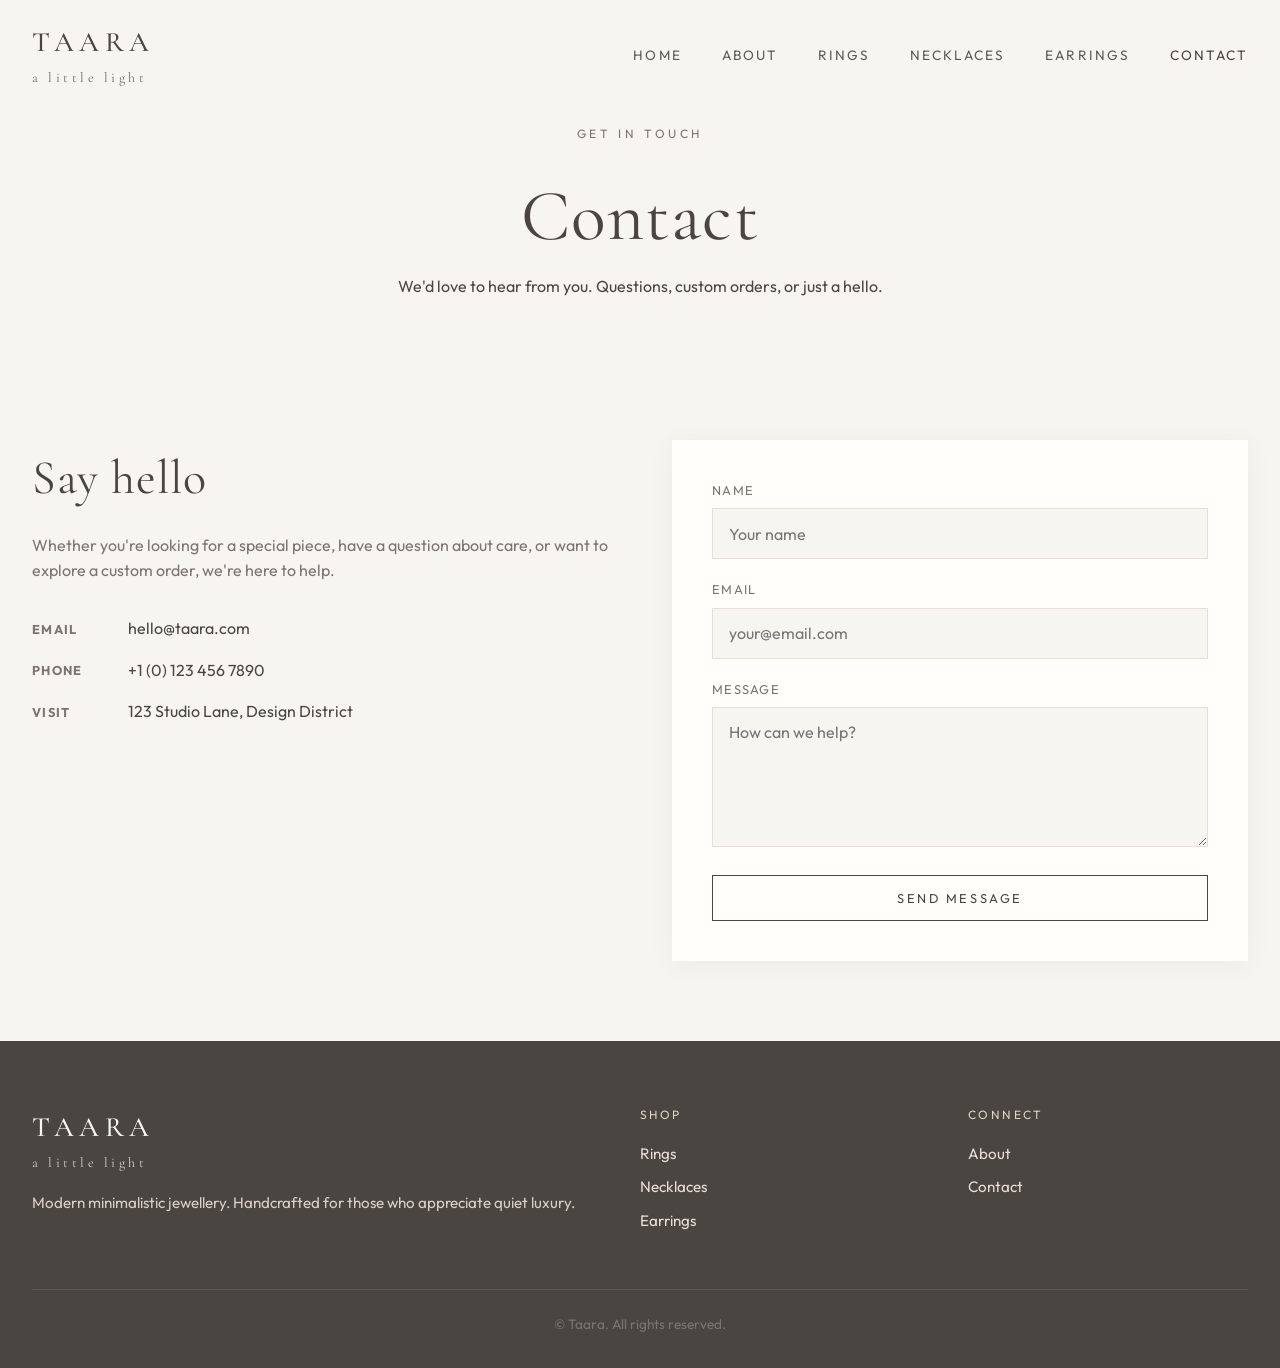
<file: contact.html>
<!DOCTYPE html>
<html lang="en">
<head>
  <meta charset="UTF-8">
  <meta name="viewport" content="width=device-width, initial-scale=1.0">
  <title>Contact | Taara Jewellery</title>
  <link rel="preconnect" href="https://fonts.googleapis.com">
  <link rel="preconnect" href="https://fonts.gstatic.com" crossorigin>
  <link href="https://fonts.googleapis.com/css2?family=Cormorant+Garamond:ital,wght@0,400;0,500;0,600;1,400&family=Outfit:wght@300;400;500&display=swap" rel="stylesheet">
  <link rel="stylesheet" href="css/style.css">
</head>
<body>
  <header class="site-header" id="header">
    <div class="nav-wrap">
      <a href="index.html" class="logo">Taara <span class="logo-tagline">a little light</span></a>
      <nav>
        <button class="menu-toggle" aria-label="Toggle menu">
          <span></span>
          <span></span>
          <span></span>
        </button>
        <ul class="nav-main">
          <li><a href="index.html">Home</a></li>
          <li><a href="about.html">About</a></li>
          <li><a href="rings.html">Rings</a></li>
          <li><a href="necklaces.html">Necklaces</a></li>
          <li><a href="earrings.html">Earrings</a></li>
          <li><a href="contact.html" class="active">Contact</a></li>
        </ul>
      </nav>
    </div>
  </header>

  <main>
    <section class="page-hero" style="background-image: url('https://images.unsplash.com/photo-1615562141207-7a88fb7ce338?w=1920'); min-height: 40vh;">
      <div class="hero-content">
        <p class="hero-tag">Get in touch</p>
        <h1>Contact</h1>
        <p>We'd love to hear from you. Questions, custom orders, or just a hello.</p>
      </div>
    </section>

    <section class="section">
      <div class="contact-wrap">
        <div class="contact-info">
          <h2>Say hello</h2>
          <p>Whether you're looking for a special piece, have a question about care, or want to explore a custom order, we're here to help.</p>
          <ul class="contact-details">
            <li>
              <strong>Email</strong>
              <a href="mailto:hello@taara.com">hello@taara.com</a>
            </li>
            <li>
              <strong>Phone</strong>
              <span>+1 (0) 123 456 7890</span>
            </li>
            <li>
              <strong>Visit</strong>
              <span>123 Studio Lane, Design District</span>
            </li>
          </ul>
        </div>
        <form class="contact-form" id="contactForm" action="#" method="post">
          <label for="name">Name</label>
          <input type="text" id="name" name="name" required placeholder="Your name">
          <label for="email">Email</label>
          <input type="email" id="email" name="email" required placeholder="your@email.com">
          <label for="message">Message</label>
          <textarea id="message" name="message" required placeholder="How can we help?"></textarea>
          <button type="submit" class="btn" style="width: 100%;">Send message</button>
        </form>
      </div>
    </section>
  </main>

  <footer class="site-footer">
    <div class="footer-inner">
      <div class="footer-brand">
        <span class="logo">Taara <span class="logo-tagline">a little light</span></span>
        <p>Modern minimalistic jewellery. Handcrafted for those who appreciate quiet luxury.</p>
      </div>
      <div class="footer-links">
        <h4>Shop</h4>
        <ul>
          <li><a href="rings.html">Rings</a></li>
          <li><a href="necklaces.html">Necklaces</a></li>
          <li><a href="earrings.html">Earrings</a></li>
        </ul>
      </div>
      <div class="footer-links">
        <h4>Connect</h4>
        <ul>
          <li><a href="about.html">About</a></li>
          <li><a href="contact.html">Contact</a></li>
        </ul>
      </div>
    </div>
    <div class="footer-bottom">
      <p>&copy; Taara. All rights reserved.</p>
    </div>
  </footer>

  <script src="js/main.js"></script>
</body>
</html>
</file>
<file: css/style.css>
/* Taara Jewellery - Premium minimalistic styles */
/* Soft colour palette: cream, blush, champagne, dusty rose */

:root {
  --cream: #F7F5F0;
  --cream-dark: #EDE9E1;
  --blush: #E8DED5;
  --champagne: #C9B896;
  --champagne-light: #DDD4C4;
  --dusty-rose: #D4A5A5;
  --dusty-rose-light: #E8CACA;
  --charcoal: #4A4541;
  --charcoal-soft: #5C5C5C;
  --text-muted: #7A756E;
  --white: #FFFEFB;
  --shadow-soft: 0 4px 24px rgba(74, 69, 65, 0.06);
  --shadow-medium: 0 8px 40px rgba(74, 69, 65, 0.08);
  --transition: 0.35s cubic-bezier(0.4, 0, 0.2, 1);
  --font-heading: 'Cormorant Garamond', 'Georgia', serif;
  --font-body: 'Outfit', 'Segoe UI', sans-serif;
}

* {
  margin: 0;
  padding: 0;
  box-sizing: border-box;
}

html {
  scroll-behavior: smooth;
}

body {
  font-family: var(--font-body);
  font-size: 16px;
  line-height: 1.6;
  color: var(--charcoal);
  background: var(--cream);
  overflow-x: hidden;
}

h1, h2, h3, h4 {
  font-family: var(--font-heading);
  font-weight: 400;
  letter-spacing: 0.02em;
}

h1 { font-size: clamp(2.5rem, 6vw, 4.5rem); }
h2 { font-size: clamp(2rem, 4vw, 3rem); }
h3 { font-size: clamp(1.35rem, 2.5vw, 1.75rem); }

a {
  color: inherit;
  text-decoration: none;
  transition: color var(--transition), opacity var(--transition);
}

img {
  max-width: 100%;
  height: auto;
  display: block;
}

/* Header & Navigation */
.site-header {
  position: fixed;
  top: 0;
  left: 0;
  right: 0;
  z-index: 100;
  padding: 1.25rem 2rem;
  background: rgba(247, 245, 240, 0.92);
  backdrop-filter: blur(12px);
  border-bottom: 1px solid transparent;
  transition: padding var(--transition), background var(--transition), border-color var(--transition);
}

.site-header.scrolled {
  padding: 0.75rem 2rem;
  border-bottom-color: var(--blush);
  box-shadow: var(--shadow-soft);
}

.logo {
  font-family: var(--font-heading);
  font-size: 1.75rem;
  font-weight: 500;
  letter-spacing: 0.2em;
  text-transform: uppercase;
}

.logo-tagline {
  font-size: 0.5em;
  font-weight: 400;
  letter-spacing: 0.25em;
  text-transform: lowercase;
  opacity: 0.8;
  display: block;
  margin-top: 0.15em;
}

.hero-subtitle {
  font-family: var(--font-heading);
  font-size: 1rem;
  font-style: italic;
  letter-spacing: 0.1em;
  color: var(--charcoal-soft);
  margin-bottom: 0.5rem;
}

.nav-wrap {
  max-width: 1400px;
  margin: 0 auto;
  display: flex;
  align-items: center;
  justify-content: space-between;
}

.nav-main {
  display: flex;
  align-items: center;
  gap: 2.5rem;
  list-style: none;
}

.nav-main a {
  font-size: 0.85rem;
  letter-spacing: 0.15em;
  text-transform: uppercase;
  color: var(--charcoal-soft);
}

.nav-main a:hover,
.nav-main a.active {
  color: var(--charcoal);
}

/* Mobile menu */
.menu-toggle {
  display: none;
  background: none;
  border: none;
  cursor: pointer;
  padding: 0.5rem;
}

.menu-toggle span {
  display: block;
  width: 24px;
  height: 2px;
  background: var(--charcoal);
  margin: 5px 0;
  transition: var(--transition);
}

/* Hero sections */
.hero {
  min-height: 100vh;
  display: flex;
  align-items: center;
  justify-content: center;
  text-align: center;
  position: relative;
  background-size: cover;
  background-position: center;
  background-repeat: no-repeat;
}

.hero::before {
  content: '';
  position: absolute;
  inset: 0;
  background: linear-gradient(180deg, rgba(247,245,240,0.4) 0%, rgba(247,245,240,0.75) 100%);
  pointer-events: none;
}

.hero-content {
  position: relative;
  z-index: 1;
  padding: 2rem;
  max-width: 720px;
}

.hero-tag {
  font-size: 0.75rem;
  letter-spacing: 0.3em;
  text-transform: uppercase;
  color: var(--text-muted);
  margin-bottom: 1rem;
}

.hero h1 {
  color: var(--charcoal);
  margin-bottom: 1rem;
  line-height: 1.15;
}

.hero p {
  font-size: 1.1rem;
  color: var(--text-muted);
  margin-bottom: 2rem;
  max-width: 480px;
  margin-left: auto;
  margin-right: auto;
}

/* Buttons */
.btn {
  display: inline-block;
  padding: 0.9rem 2rem;
  font-family: var(--font-body);
  font-size: 0.8rem;
  letter-spacing: 0.2em;
  text-transform: uppercase;
  border: 1px solid var(--charcoal);
  background: transparent;
  color: var(--charcoal);
  cursor: pointer;
  transition: background var(--transition), color var(--transition), border-color var(--transition);
}

.btn:hover {
  background: var(--charcoal);
  color: var(--cream);
}

.btn-soft {
  border-color: var(--champagne);
  color: var(--charcoal);
}

.btn-soft:hover {
  background: var(--champagne-light);
  border-color: var(--champagne);
  color: var(--charcoal);
}

/* Section common */
.section {
  padding: 5rem 2rem;
  max-width: 1400px;
  margin: 0 auto;
}

.section-head {
  text-align: center;
  margin-bottom: 3rem;
}

.section-head .tag {
  font-size: 0.7rem;
  letter-spacing: 0.3em;
  text-transform: uppercase;
  color: var(--text-muted);
  margin-bottom: 0.5rem;
}

.section-head h2 {
  color: var(--charcoal);
}

/* Category grid (home & collections) */
.category-grid {
  display: grid;
  grid-template-columns: repeat(auto-fit, minmax(280px, 1fr));
  gap: 2rem;
  margin-top: 2rem;
}

.category-card {
  position: relative;
  aspect-ratio: 3/4;
  overflow: hidden;
  background: var(--blush);
}

.category-card img {
  width: 100%;
  height: 100%;
  object-fit: cover;
  transition: transform 0.6s var(--transition);
}

.category-card:hover img {
  transform: scale(1.05);
}

.category-card-overlay {
  position: absolute;
  inset: 0;
  background: linear-gradient(to top, rgba(74,69,65,0.5) 0%, transparent 50%);
  display: flex;
  align-items: flex-end;
  padding: 2rem;
  opacity: 1;
  transition: opacity var(--transition);
}

.category-card h3 {
  color: var(--white);
  font-size: 1.5rem;
  letter-spacing: 0.15em;
  text-transform: uppercase;
}

.category-card a {
  position: absolute;
  inset: 0;
}

/* About section / page */
.about-hero {
  min-height: 70vh;
  background-size: cover;
  background-position: center;
}

.about-content {
  display: grid;
  grid-template-columns: 1fr 1fr;
  gap: 4rem;
  align-items: center;
}

@media (max-width: 900px) {
  .about-content {
    grid-template-columns: 1fr;
  }
}

.about-content h2 {
  margin-bottom: 1.5rem;
}

.about-content p {
  color: var(--text-muted);
  margin-bottom: 1rem;
}

/* Product / category listing */
.gallery-grid {
  display: grid;
  grid-template-columns: repeat(auto-fill, minmax(260px, 1fr));
  gap: 1.5rem;
}

.gallery-item {
  background: var(--white);
  overflow: hidden;
  box-shadow: var(--shadow-soft);
  transition: box-shadow var(--transition), transform var(--transition);
}

.gallery-item:hover {
  box-shadow: var(--shadow-medium);
  transform: translateY(-4px);
}

.gallery-item img {
  aspect-ratio: 1;
  object-fit: cover;
}

.gallery-item-info {
  padding: 1.25rem;
  text-align: center;
}

.gallery-item-info h3 {
  font-size: 1.1rem;
  margin-bottom: 0.25rem;
}

.gallery-item-info span {
  font-size: 0.9rem;
  color: var(--text-muted);
}

/* Everyday essentials — Daily Ritual */
.section-everyday {
  background: var(--cream-dark);
}

.everyday-grid {
  display: grid;
  grid-template-columns: repeat(3, 1fr);
  gap: 1.5rem;
  margin-top: 2rem;
}

@media (max-width: 900px) {
  .everyday-grid {
    grid-template-columns: 1fr;
  }
}

.everyday-card {
  position: relative;
  background: var(--white);
  overflow: hidden;
  box-shadow: var(--shadow-soft);
  transition: box-shadow var(--transition), transform var(--transition);
}

.everyday-card:hover {
  box-shadow: var(--shadow-medium);
  transform: translateY(-4px);
}

.everyday-card img {
  aspect-ratio: 4/5;
  object-fit: cover;
  transition: transform 0.5s var(--transition);
}

.everyday-card:hover img {
  transform: scale(1.03);
}

.everyday-card a {
  position: absolute;
  inset: 0;
  z-index: 1;
}

.everyday-card-content {
  padding: 1.5rem;
  text-align: center;
}

.everyday-card-content h3 {
  font-size: 1.2rem;
  margin-bottom: 0.25rem;
}

.everyday-card-content span {
  font-size: 0.85rem;
  color: var(--text-muted);
}

/* Gifting — Gift a little light */
.section-gifting {
  background: var(--blush);
  margin: 0;
  padding: 5rem 2rem;
}

.gifting-inner {
  max-width: 1200px;
  margin: 0 auto;
  display: grid;
  grid-template-columns: 1fr 1fr;
  gap: 4rem;
  align-items: center;
}

@media (max-width: 900px) {
  .gifting-inner {
    grid-template-columns: 1fr;
  }

  .gifting-image {
    order: -1;
  }
}

.gifting-content .tag {
  font-size: 0.7rem;
  letter-spacing: 0.3em;
  text-transform: uppercase;
  color: var(--text-muted);
  margin-bottom: 0.5rem;
}

.gifting-content h2 {
  margin-bottom: 1rem;
}

.gifting-content p {
  color: var(--text-muted);
  margin-bottom: 1.5rem;
  font-size: 1.02rem;
}

.gifting-list {
  list-style: none;
  margin-bottom: 2rem;
}

.gifting-list li {
  position: relative;
  padding-left: 1.5rem;
  margin-bottom: 0.75rem;
  color: var(--charcoal-soft);
}

.gifting-list li::before {
  content: '—';
  position: absolute;
  left: 0;
  color: var(--champagne);
}

.gifting-image {
  border-radius: 4px;
  overflow: hidden;
  box-shadow: var(--shadow-medium);
}

.gifting-image img {
  width: 100%;
  aspect-ratio: 4/5;
  object-fit: cover;
}

/* CTA strip */
.cta-strip {
  background: var(--blush);
  padding: 4rem 2rem;
  text-align: center;
}

.cta-strip h2 {
  margin-bottom: 1rem;
}

.cta-strip p {
  color: var(--text-muted);
  margin-bottom: 1.5rem;
  max-width: 500px;
  margin-left: auto;
  margin-right: auto;
}

/* Footer */
.site-footer {
  background: var(--charcoal);
  color: var(--cream);
  padding: 4rem 2rem 2rem;
}

.footer-inner {
  max-width: 1400px;
  margin: 0 auto;
  display: grid;
  grid-template-columns: 2fr 1fr 1fr;
  gap: 3rem;
  margin-bottom: 3rem;
}

@media (max-width: 768px) {
  .footer-inner {
    grid-template-columns: 1fr;
    text-align: center;
  }
}

.footer-brand .logo {
  color: var(--cream);
}

.footer-brand p {
  margin-top: 1rem;
  font-size: 0.95rem;
  color: var(--blush);
  opacity: 0.9;
}

.footer-links h4 {
  font-family: var(--font-body);
  font-size: 0.75rem;
  letter-spacing: 0.2em;
  text-transform: uppercase;
  margin-bottom: 1rem;
  color: var(--champagne-light);
}

.footer-links ul {
  list-style: none;
}

.footer-links li {
  margin-bottom: 0.5rem;
}

.footer-links a {
  color: var(--blush);
  font-size: 0.95rem;
}

.footer-links a:hover {
  color: var(--cream);
}

.footer-bottom {
  border-top: 1px solid rgba(255,255,255,0.1);
  padding-top: 1.5rem;
  text-align: center;
  font-size: 0.85rem;
  color: var(--text-muted);
}

/* Contact page */
.contact-wrap {
  display: grid;
  grid-template-columns: 1fr 1fr;
  gap: 4rem;
  align-items: start;
}

@media (max-width: 900px) {
  .contact-wrap {
    grid-template-columns: 1fr;
  }
}

.contact-info h2 {
  margin-bottom: 1rem;
}

.contact-info p {
  color: var(--text-muted);
  margin-bottom: 2rem;
}

.contact-details {
  list-style: none;
}

.contact-details li {
  margin-bottom: 1rem;
  display: flex;
  align-items: center;
  gap: 1rem;
}

.contact-details strong {
  font-size: 0.8rem;
  letter-spacing: 0.1em;
  text-transform: uppercase;
  color: var(--text-muted);
  min-width: 80px;
}

.contact-form {
  background: var(--white);
  padding: 2.5rem;
  box-shadow: var(--shadow-soft);
}

.contact-form label {
  display: block;
  font-size: 0.8rem;
  letter-spacing: 0.1em;
  text-transform: uppercase;
  color: var(--text-muted);
  margin-bottom: 0.5rem;
}

.contact-form input,
.contact-form textarea {
  width: 100%;
  padding: 0.9rem 1rem;
  margin-bottom: 1.25rem;
  border: 1px solid var(--blush);
  background: var(--cream);
  font-family: var(--font-body);
  font-size: 1rem;
  transition: border-color var(--transition);
}

.contact-form input:focus,
.contact-form textarea:focus {
  outline: none;
  border-color: var(--champagne);
}

.contact-form textarea {
  min-height: 140px;
  resize: vertical;
}

/* Page hero (for inner pages) */
.page-hero {
  min-height: 50vh;
  display: flex;
  align-items: center;
  justify-content: center;
  text-align: center;
  position: relative;
  background-size: cover;
  background-position: center;
}

.page-hero::before {
  content: '';
  position: absolute;
  inset: 0;
  background: linear-gradient(180deg, rgba(247,245,240,0.5) 0%, rgba(247,245,240,0.85) 100%);
}

.page-hero .hero-content {
  padding-top: 6rem;
}

/* Utility */
.visually-hidden {
  position: absolute;
  width: 1px;
  height: 1px;
  padding: 0;
  margin: -1px;
  overflow: hidden;
  clip: rect(0,0,0,0);
  border: 0;
}

/* Animations */
.fade-in {
  opacity: 0;
  transform: translateY(20px);
}

.fade-in.visible {
  opacity: 1;
  transform: translateY(0);
  transition: opacity 0.6s var(--transition), transform 0.6s var(--transition);
}

/* Mobile */
.three-col {
  display: grid;
  grid-template-columns: repeat(3, 1fr);
  gap: 2rem;
}

@media (max-width: 768px) {
  .three-col {
    grid-template-columns: 1fr;
  }

  .menu-toggle {
    display: block;
  }

  .nav-main {
    position: fixed;
    top: 0;
    right: -100%;
    width: 80%;
    max-width: 320px;
    height: 100vh;
    background: var(--cream);
    flex-direction: column;
    justify-content: center;
    gap: 2rem;
    padding: 2rem;
    box-shadow: -4px 0 24px rgba(0,0,0,0.08);
    transition: right var(--transition);
  }

  .nav-main.open {
    right: 0;
  }

  .section {
    padding: 3rem 1.5rem;
  }

  .category-grid {
    grid-template-columns: 1fr;
  }
}
</file>
